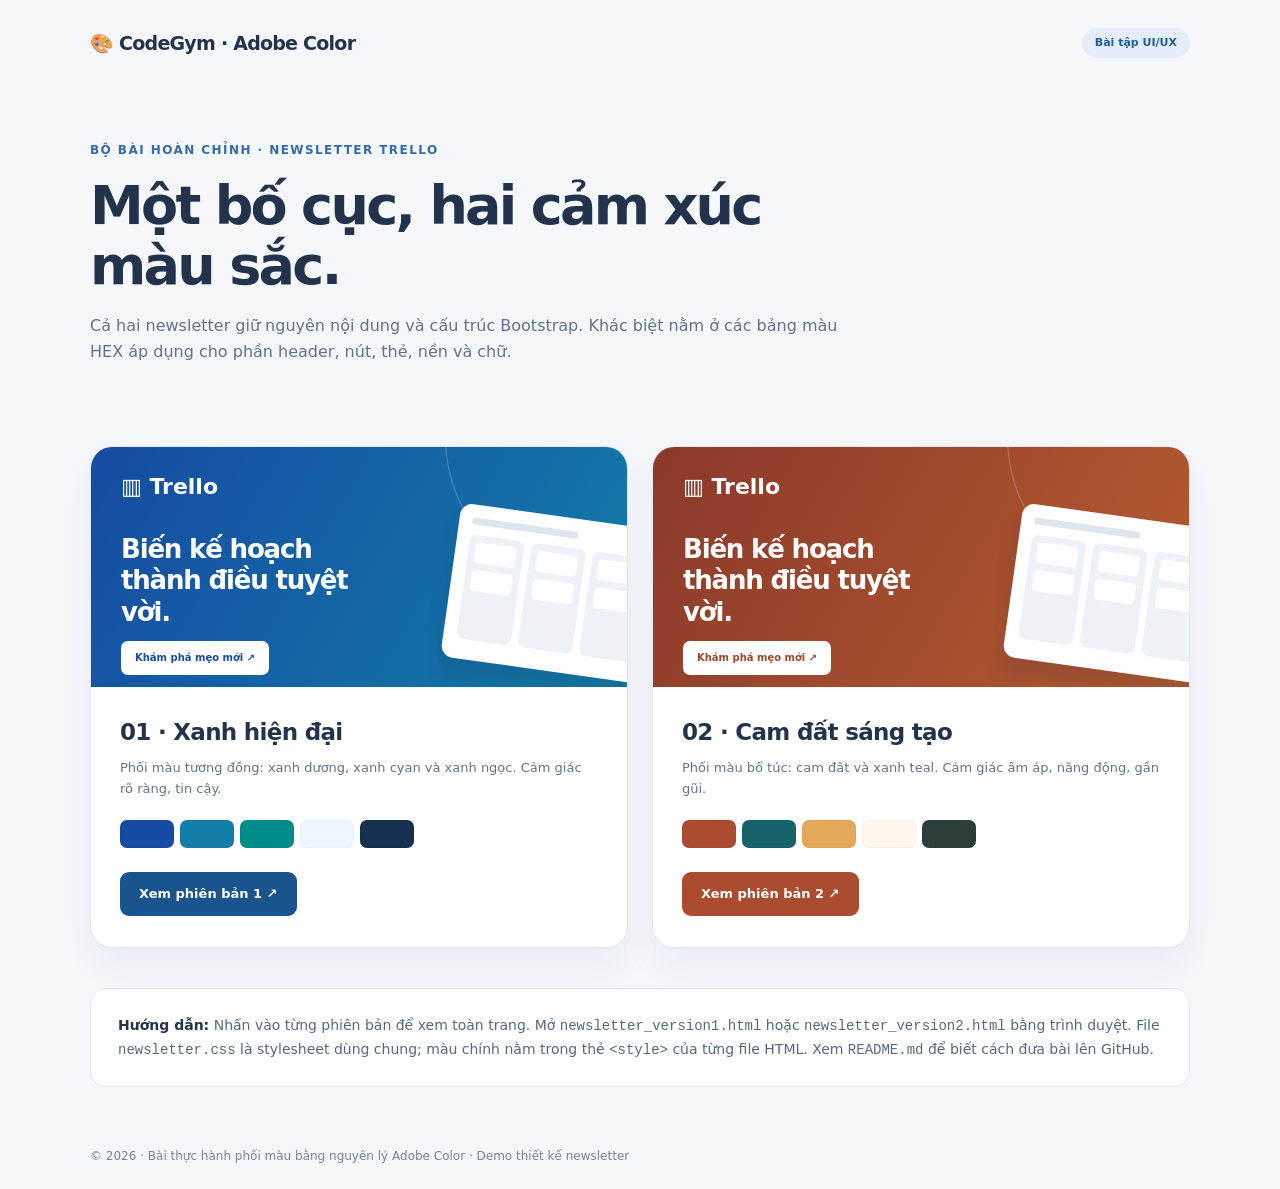
<file: index.html>
<!doctype html>
<html lang="vi"><head><meta charset="utf-8"><meta name="viewport" content="width=device-width, initial-scale=1">
<title>Bài tập Adobe Color · 2 bản Trello Newsletter</title>
<style>
*{box-sizing:border-box}body{margin:0;background:#F5F7FB;color:#23334B;font-family:Inter,ui-sans-serif,system-ui,-apple-system,"Segoe UI",sans-serif;line-height:1.6}a{color:inherit}
.wrap{width:min(100% - 32px,1100px);margin:auto}.nav{padding:28px 0;display:flex;align-items:center;justify-content:space-between;gap:12px}.logo{font-weight:850;font-size:19px;letter-spacing:-.04em}.chip{font-size:11px;border-radius:100px;background:#E6EDFA;color:#1C5F9B;padding:6px 13px;font-weight:800}.intro{padding:50px 0 36px}.eyebrow{text-transform:uppercase;letter-spacing:.12em;color:#356BA8;font-size:12px;font-weight:850}.intro h1{font-size:clamp(33px,5vw,54px);line-height:1.12;letter-spacing:-.05em;max-width:760px;margin:14px 0 16px}.intro p{max-width:760px;color:#60728B;font-size:16px}.cards{display:grid;grid-template-columns:repeat(2,minmax(0,1fr));gap:24px;margin:30px 0 40px}.card{overflow:hidden;background:#fff;border-radius:22px;border:1px solid #E0E7F0;box-shadow:0 18px 35px rgba(26,45,82,.055)}.sample{height:240px;padding:22px 30px;position:relative;overflow:hidden}.sample.blue{background:linear-gradient(120deg,#164BA3,#137EA8);color:#fff}.sample.warm{background:linear-gradient(120deg,#8B392A,#B75C32);color:#fff}.sample::after{content:'';width:300px;height:300px;position:absolute;border:1px solid #ffffff40;right:-120px;top:-160px;border-radius:50%}.sample-logo{font-weight:850;font-size:22px}.sample-hero{font-size:26px;font-weight:850;max-width:250px;line-height:1.2;letter-spacing:-.045em;margin:30px 0 13px}.fake-btn{display:inline-block;background:#fff;color:#164BA3;font-size:10px;font-weight:850;padding:9px 14px;border-radius:7px}.warm .fake-btn{color:#9C452B}.fake-board{position:absolute;right:-28px;bottom:16px;width:205px;height:155px;border-radius:12px;background:#fff;transform:rotate(8deg);box-shadow:0 17px 20px #13223E24;padding:13px}.fake-board>span{display:block;background:#DFE5ED;border-radius:5px;width:60%;height:7px;margin-bottom:10px}.board-cols{display:flex;gap:7px}.board-cols>span{flex:1;height:105px;background:#EEF1F6;border-radius:7px;padding:7px}.board-cols i{display:block;height:21px;border-radius:4px;background:white;margin-bottom:7px}.details{padding:27px 29px 31px}.details h2{font-size:23px;margin:0 0 7px;letter-spacing:-.03em}.details p{margin:0 0 20px;color:#61728A;font-size:13px;min-height:40px}.swatches{display:flex;gap:6px;margin-bottom:24px}.swatches span{height:28px;width:54px;border:1px solid #00000008;border-radius:7px}.go{display:inline-block;background:#1A548D;color:white;padding:12px 19px;border-radius:9px;font-weight:800;font-size:13px;text-decoration:none}.card:nth-child(2) .go{background:#A94C2F}.note{padding:25px 27px;background:white;border:1px solid #E0E7F0;border-radius:16px;color:#54677F;margin-bottom:60px;font-size:14px}.note strong{color:#23334B}footer{font-size:12px;color:#75849B;padding-bottom:25px}@media(max-width:740px){.cards{grid-template-columns:1fr}.sample{height:210px}.fake-board{right:-50px;transform:rotate(9deg) scale(.85)}.details p{min-height:0}.intro{padding-top:28px}}
</style></head><body>
<div class="wrap"><nav class="nav"><span class="logo">🎨 CodeGym · Adobe Color</span><span class="chip">Bài tập UI/UX</span></nav>
<header class="intro"><span class="eyebrow">Bộ bài hoàn chỉnh · Newsletter Trello</span><h1>Một bố cục, hai cảm xúc màu sắc.</h1><p>Cả hai newsletter giữ nguyên nội dung và cấu trúc Bootstrap. Khác biệt nằm ở các bảng màu HEX áp dụng cho phần header, nút, thẻ, nền và chữ.</p></header>
<main><div class="cards">
<article class="card"><div class="sample blue"><div class="sample-logo">▥ Trello</div><div class="sample-hero">Biến kế hoạch thành điều tuyệt vời.</div><span class="fake-btn">Khám phá mẹo mới ↗</span><div class="fake-board"><span></span><div class="board-cols"><span><i></i><i></i></span><span><i></i><i></i></span><span><i></i><i></i></span></div></div></div><div class="details"><h2>01 · Xanh hiện đại</h2><p>Phối màu tương đồng: xanh dương, xanh cyan và xanh ngọc. Cảm giác rõ ràng, tin cậy.</p><div class="swatches"><span style="background:#164BA3"></span><span style="background:#137EA8"></span><span style="background:#008C88"></span><span style="background:#EDF7FF"></span><span style="background:#15314F"></span></div><a class="go" href="newsletter_version1.html">Xem phiên bản 1 ↗</a></div></article>
<article class="card"><div class="sample warm"><div class="sample-logo">▥ Trello</div><div class="sample-hero">Biến kế hoạch thành điều tuyệt vời.</div><span class="fake-btn">Khám phá mẹo mới ↗</span><div class="fake-board"><span></span><div class="board-cols"><span><i></i><i></i></span><span><i></i><i></i></span><span><i></i><i></i></span></div></div></div><div class="details"><h2>02 · Cam đất sáng tạo</h2><p>Phối màu bổ túc: cam đất và xanh teal. Cảm giác ấm áp, năng động, gần gũi.</p><div class="swatches"><span style="background:#A94C2F"></span><span style="background:#16636A"></span><span style="background:#E4A85B"></span><span style="background:#FFF6EC"></span><span style="background:#2D3D3C"></span></div><a class="go" href="newsletter_version2.html">Xem phiên bản 2 ↗</a></div></article>
</div><section class="note"><strong>Hướng dẫn:</strong> Nhấn vào từng phiên bản để xem toàn trang. Mở <code>newsletter_version1.html</code> hoặc <code>newsletter_version2.html</code> bằng trình duyệt. File <code>newsletter.css</code> là stylesheet dùng chung; màu chính nằm trong thẻ <code>&lt;style&gt;</code> của từng file HTML. Xem <code>README.md</code> để biết cách đưa bài lên GitHub.</section></main><footer>© 2026 · Bài thực hành phối màu bằng nguyên lý Adobe Color · Demo thiết kế newsletter</footer></div>
</body></html>
</file>
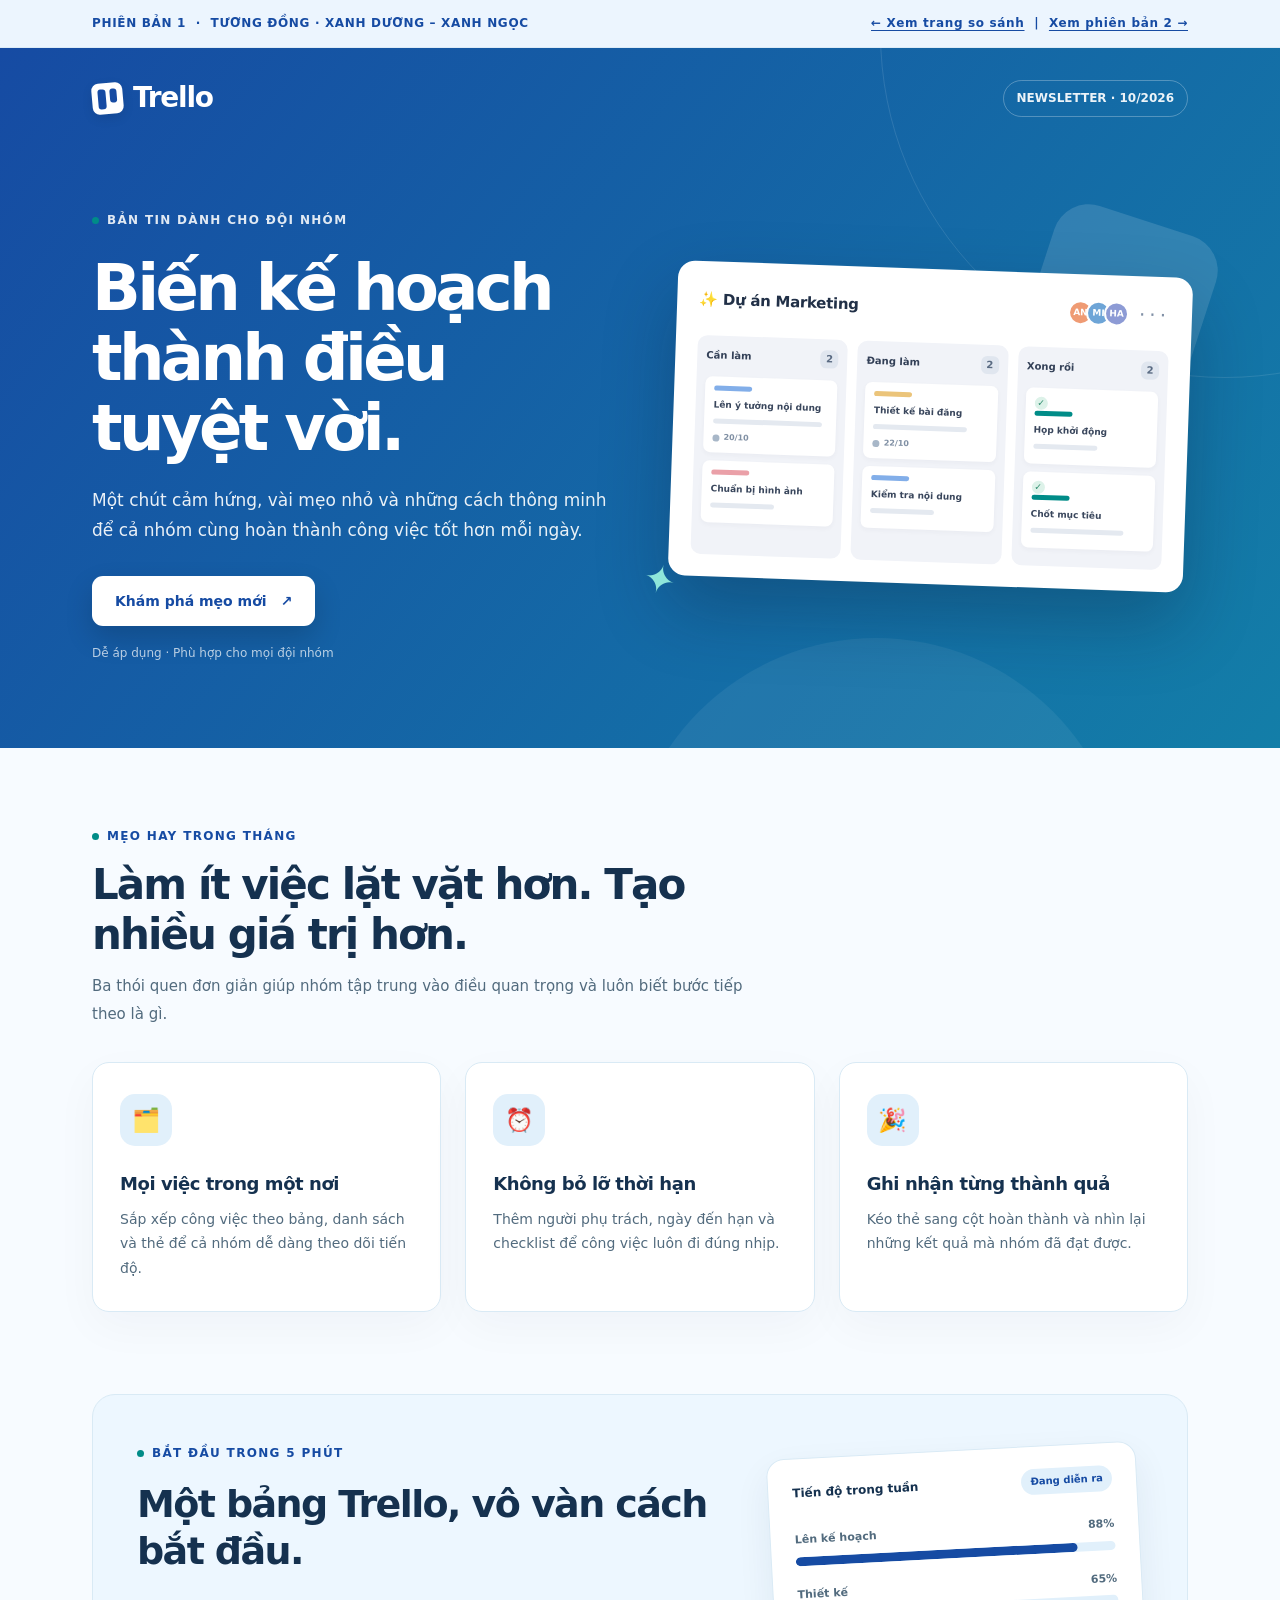
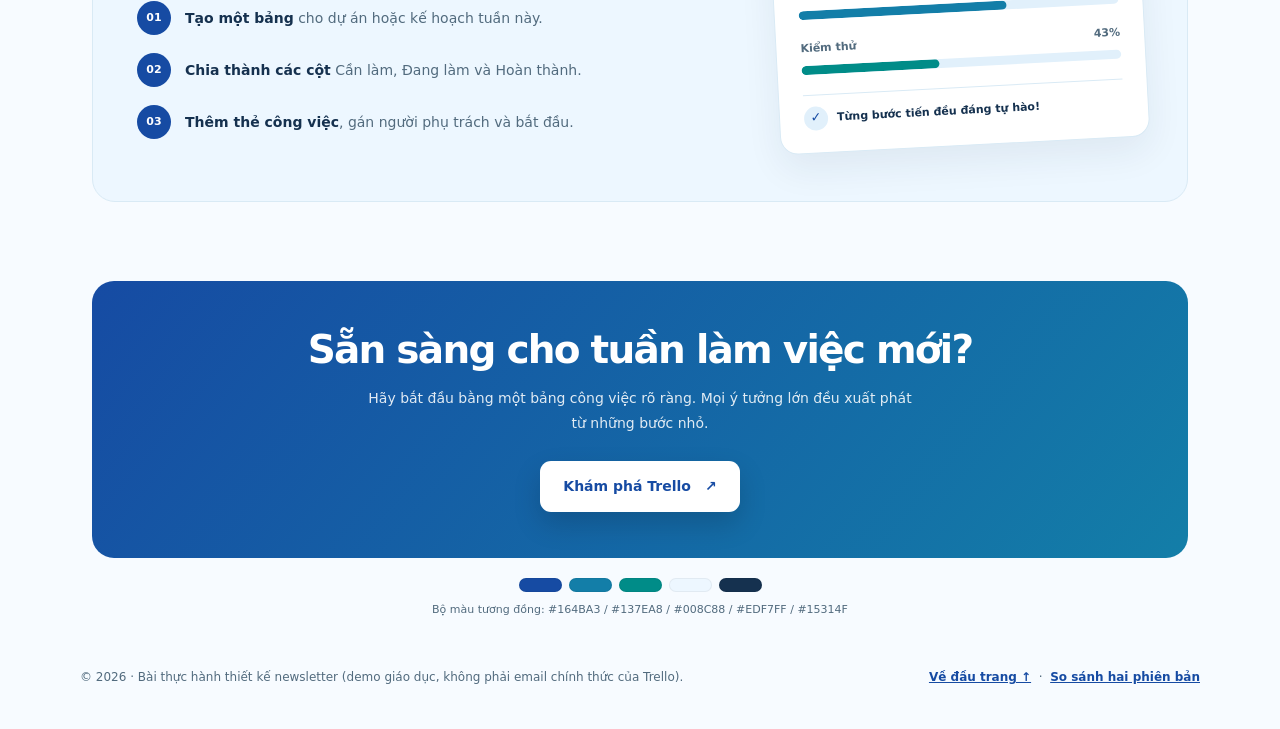
<file: newsletter_version1.html>
<!DOCTYPE html>
<html lang="vi">
<head>
  <meta charset="UTF-8">
  <meta name="viewport" content="width=device-width, initial-scale=1.0">
  <meta name="description" content="Bài tập phối màu Newsletter Trello với Adobe Color và Bootstrap — Phiên bản 1.">
  <title>Trello Newsletter | Phiên bản 1</title>
  <!-- Bootstrap 5.3.3 qua CDN; CSS tự viết vẫn hỗ trợ layout offline -->
  <link href="https://cdn.jsdelivr.net/npm/bootstrap@5.3.3/dist/css/bootstrap.min.css" rel="stylesheet">
  <link rel="stylesheet" href="newsletter.css">
  <style>
    /* ADOBE COLOR: Tương đồng · Xanh dương – xanh ngọc */
    /* Chỉ cần đổi các mã màu dưới đây để thay palette */
    :root {

        --primary: #164BA3;         /* Xanh dương chủ đạo */
        --secondary: #137EA8;       /* Xanh lam ngả cyan */
        --accent: #008C88;          /* Xanh ngọc — nhấn */
        --heading: #15314F;         /* Chữ tiêu đề */
        --text: #24384E;            /* Văn bản */
        --muted: #526B7E;           /* Mô tả */
        --page-bg: #F7FBFF;         /* Nền tổng */
        --soft-bg: #EDF7FF;         /* Nền phụ */
        --card-bg: #FFFFFF;
        --chip-bg: #E1F0FB;
        --border: #D9EAF5;
        --hero-from: #164BA3;
        --hero-to: #137EA8;
        --bright: #8EE6DA;
        --focus: #F9D370;
        --top-bg: #ECF5FE;
        --top-text: #164BA3;
        --top-border: #DCEBF7;
    }
  </style>
</head>
<body>
  <div class="preview-bar">
    <div class="container preview-bar-inner">
      <span>PHIÊN BẢN 1 &nbsp;·&nbsp; TƯƠNG ĐỒNG · XANH DƯƠNG – XANH NGỌC</span>
      <span><a href="index.html">← Xem trang so sánh</a> &nbsp;|&nbsp; <a href="newsletter_version2.html">Xem phiên bản 2 →</a></span>
    </div>
  </div>
  <header class="hero" id="dau-trang">
    <div class="container">
      <nav class="nav" aria-label="Điều hướng bản tin">
        <a class="brand" href="#dau-trang" aria-label="Trello — đầu trang"><span class="brand-symbol" aria-hidden="true"></span>Trello</a>
        <span class="nav-stamp">NEWSLETTER · 10/2026</span>
      </nav>
      <div class="row hero-grid">
        <div class="col-lg-6 hero-copy">
          <span class="eyebrow hero-eyebrow"><span class="eyebrow-dot"></span>Bản tin dành cho đội nhóm</span>
          <h1>Biến kế hoạch thành điều tuyệt vời.</h1>
          <p class="hero-lede">Một chút cảm hứng, vài mẹo nhỏ và những cách thông minh để cả nhóm cùng hoàn thành công việc tốt hơn mỗi ngày.</p>
          <a class="btn-cta btn-hero" href="#meo-hay">Khám phá mẹo mới <span aria-hidden="true">↗</span></a>
          <span class="hero-tiny">Dễ áp dụng · Phù hợp cho mọi đội nhóm</span>
        </div>
        <div class="col-lg-6">
          <div class="board-stage" aria-label="Minh họa bảng công việc Trello gồm ba cột">
            <div class="board">
              <div class="board-top"><strong class="board-title">✨ Dự án Marketing</strong>
                <div class="board-avatar-stack" aria-hidden="true"><span class="avatar">AN</span><span class="avatar">MI</span><span class="avatar">HA</span></div>
                <span class="board-kebab" aria-hidden="true">···</span>
              </div>
              <div class="board-columns">
                <div class="board-col">
                  <div class="board-col-name">Cần làm <span>2</span></div>
                  <div class="task"><span class="tag blue"></span>Lên ý tưởng nội dung<div class="task-line long"></div><div class="task-foot"><span class="small-dot"></span> 20/10</div></div>
                  <div class="task"><span class="tag pink"></span>Chuẩn bị hình ảnh<div class="task-line short"></div></div>
                </div>
                <div class="board-col">
                  <div class="board-col-name">Đang làm <span>2</span></div>
                  <div class="task"><span class="tag amber"></span>Thiết kế bài đăng<div class="task-line"></div><div class="task-foot"><span class="small-dot"></span> 22/10</div></div>
                  <div class="task"><span class="tag blue"></span>Kiểm tra nội dung<div class="task-line short"></div></div>
                </div>
                <div class="board-col">
                  <div class="board-col-name">Xong rồi <span>2</span></div>
                  <div class="task done"><span class="tag"></span>Họp khởi động<div class="task-line short"></div></div>
                  <div class="task done"><span class="tag"></span>Chốt mục tiêu<div class="task-line"></div></div>
                </div>
              </div>
            </div>
          </div>
        </div>
      </div>
    </div>
  </header>

  <main class="main-content">
    <section class="container" id="meo-hay" aria-labelledby="feature-heading">
      <div class="section-head">
        <span class="eyebrow section-eyebrow"><span class="eyebrow-dot"></span>Mẹo hay trong tháng</span>
        <h2 id="feature-heading">Làm ít việc lặt vặt hơn. Tạo nhiều giá trị hơn.</h2>
        <p>Ba thói quen đơn giản giúp nhóm tập trung vào điều quan trọng và luôn biết bước tiếp theo là gì.</p>
      </div>
      <div class="row feature-cards">
        <div class="col-md-4"><article class="feature-card h-100"><div class="icon-box" aria-hidden="true">🗂️</div><h3>Mọi việc trong một nơi</h3><p>Sắp xếp công việc theo bảng, danh sách và thẻ để cả nhóm dễ dàng theo dõi tiến độ.</p></article></div>
        <div class="col-md-4"><article class="feature-card h-100"><div class="icon-box" aria-hidden="true">⏰</div><h3>Không bỏ lỡ thời hạn</h3><p>Thêm người phụ trách, ngày đến hạn và checklist để công việc luôn đi đúng nhịp.</p></article></div>
        <div class="col-md-4"><article class="feature-card h-100"><div class="icon-box" aria-hidden="true">🎉</div><h3>Ghi nhận từng thành quả</h3><p>Kéo thẻ sang cột hoàn thành và nhìn lại những kết quả mà nhóm đã đạt được.</p></article></div>
      </div>
    </section>

    <section class="container" aria-labelledby="guide-heading">
      <div class="how-panel">
        <div class="row">
          <div class="col-lg-7">
            <span class="eyebrow section-eyebrow"><span class="eyebrow-dot"></span>Bắt đầu trong 5 phút</span>
            <h2 id="guide-heading">Một bảng Trello, vô vàn cách bắt đầu.</h2>
            <ol class="steps">
              <li><span class="step-number">01</span><span class="step-copy"><strong>Tạo một bảng</strong> cho dự án hoặc kế hoạch tuần này.</span></li>
              <li><span class="step-number">02</span><span class="step-copy"><strong>Chia thành các cột</strong> Cần làm, Đang làm và Hoàn thành.</span></li>
              <li><span class="step-number">03</span><span class="step-copy"><strong>Thêm thẻ công việc</strong>, gán người phụ trách và bắt đầu.</span></li>
            </ol>
          </div>
          <div class="col-lg-5">
            <div class="mini-screen" aria-label="Minh họa tiến độ công việc">
              <div class="mini-top"><span>Tiến độ trong tuần</span><span class="mini-pill">Đang diễn ra</span></div>
              <div class="progress-row"><div class="progress-label"><span>Lên kế hoạch</span><span>88%</span></div><div class="track"><div class="fill one"></div></div></div>
              <div class="progress-row"><div class="progress-label"><span>Thiết kế</span><span>65%</span></div><div class="track"><div class="fill two"></div></div></div>
              <div class="progress-row"><div class="progress-label"><span>Kiểm thử</span><span>43%</span></div><div class="track"><div class="fill three"></div></div></div>
              <div class="mini-summary"><span class="mini-check">✓</span><span>Từng bước tiến đều đáng tự hào!</span></div>
            </div>
          </div>
        </div>
      </div>
    </section>

    <section class="container" aria-labelledby="cta-heading">
      <div class="cta-panel">
        <h2 id="cta-heading">Sẵn sàng cho tuần làm việc mới?</h2>
        <p>Hãy bắt đầu bằng một bảng công việc rõ ràng. Mọi ý tưởng lớn đều xuất phát từ những bước nhỏ.</p>
        <a href="https://trello.com/" class="btn-cta btn-hero" target="_blank" rel="noopener noreferrer">Khám phá Trello <span aria-hidden="true">↗</span></a>
      </div>
      <div class="palette-bar" aria-label="Bảng màu sử dụng">
        <span class="palette-chip" style="background:#164BA3" title="#164BA3"></span>
        <span class="palette-chip" style="background:#137EA8" title="#137EA8"></span>
        <span class="palette-chip" style="background:#008C88" title="#008C88"></span>
        <span class="palette-chip" style="background:#EDF7FF" title="#EDF7FF"></span>
        <span class="palette-chip" style="background:#15314F" title="#15314F"></span>
      </div>
      <p class="palette-caption">Bộ màu tương đồng: #164BA3 / #137EA8 / #008C88 / #EDF7FF / #15314F</p>
    </section>
  </main>
  <footer class="container footer">
    <span>© 2026 · Bài thực hành thiết kế newsletter (demo giáo dục, không phải email chính thức của Trello).</span>
    <span><a href="#dau-trang">Về đầu trang ↑</a> &nbsp;·&nbsp; <a href="index.html">So sánh hai phiên bản</a></span>
  </footer>
</body>
</html>
</file>
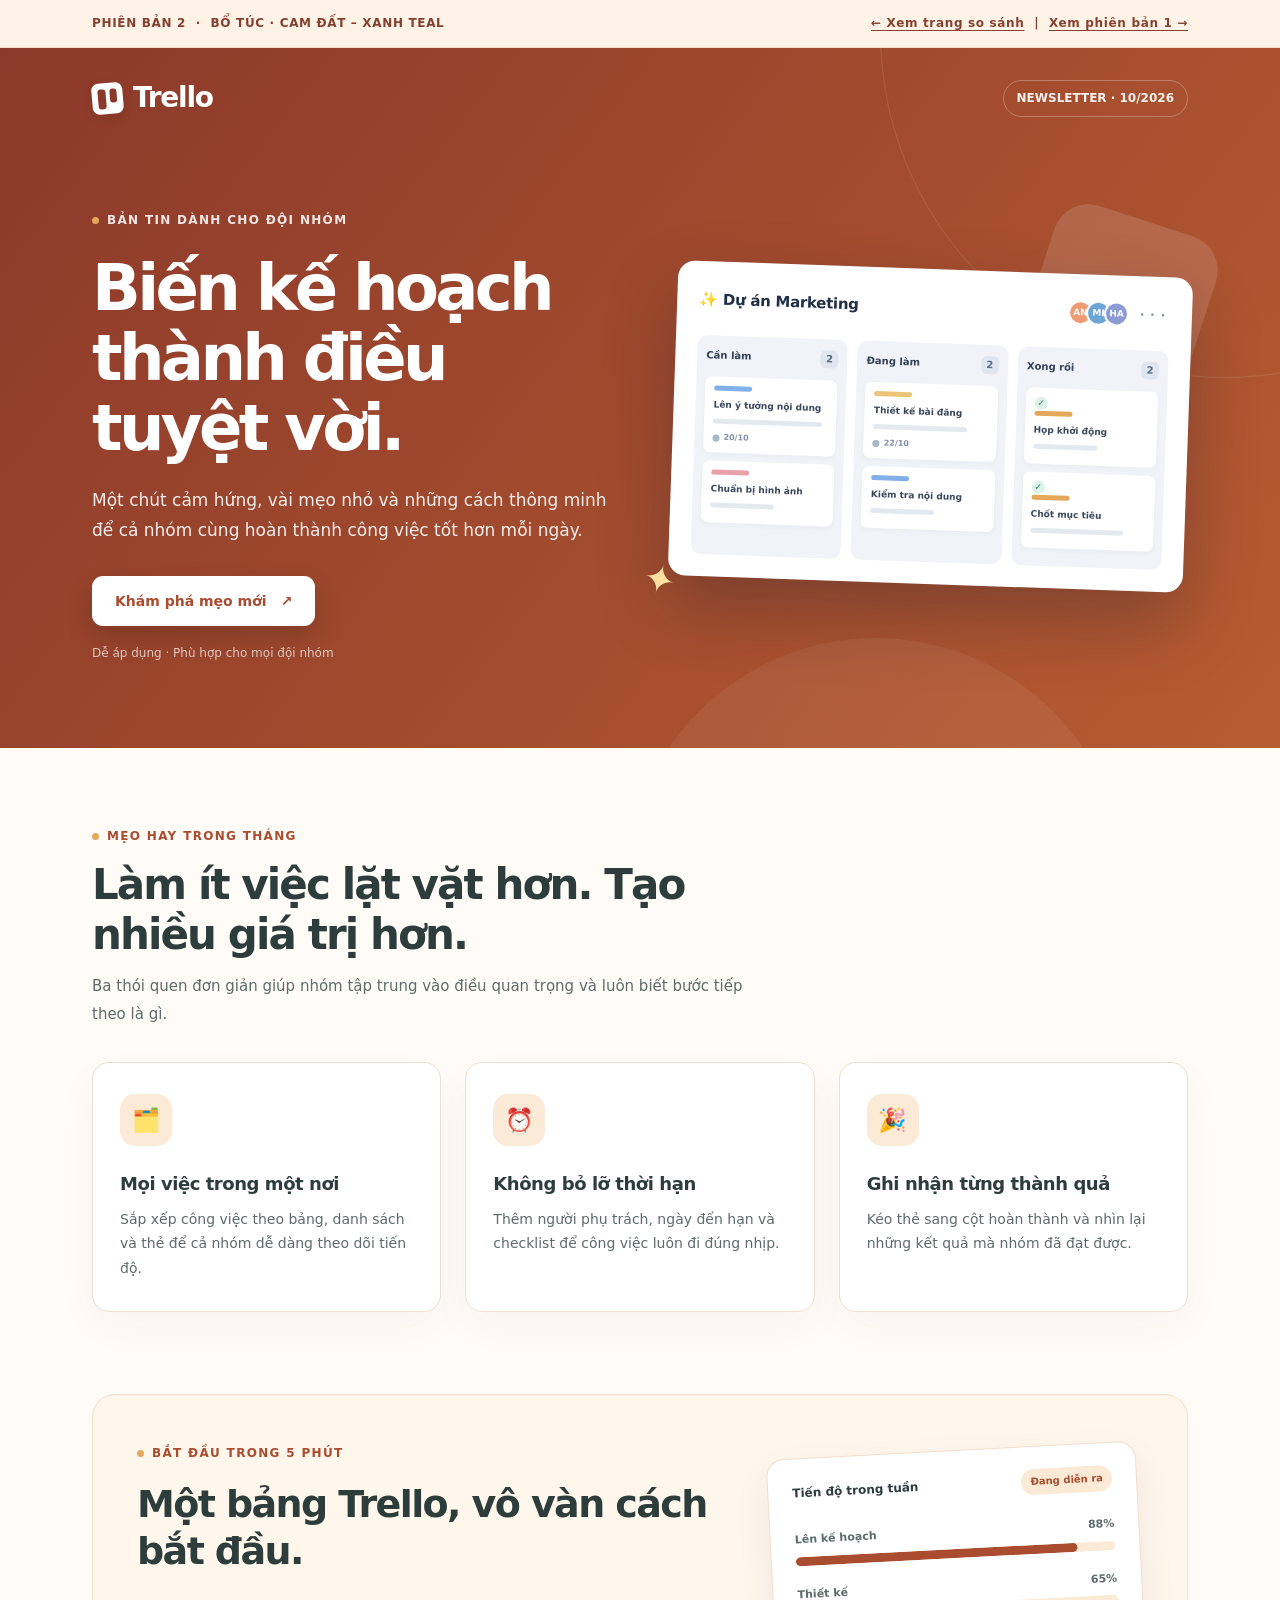
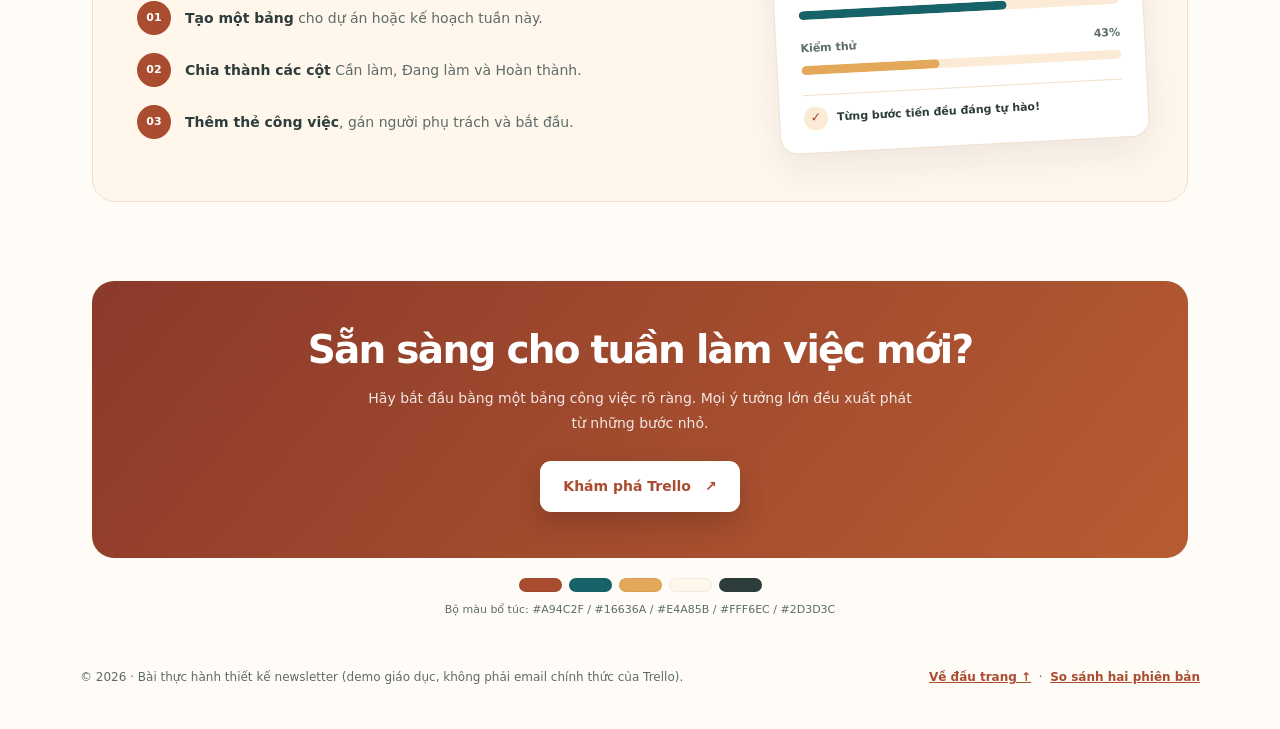
<file: newsletter_version2.html>
<!DOCTYPE html>
<html lang="vi">
<head>
  <meta charset="UTF-8">
  <meta name="viewport" content="width=device-width, initial-scale=1.0">
  <meta name="description" content="Bài tập phối màu Newsletter Trello với Adobe Color và Bootstrap — Phiên bản 2.">
  <title>Trello Newsletter | Phiên bản 2</title>
  <!-- Bootstrap 5.3.3 qua CDN; CSS tự viết vẫn hỗ trợ layout offline -->
  <link href="https://cdn.jsdelivr.net/npm/bootstrap@5.3.3/dist/css/bootstrap.min.css" rel="stylesheet">
  <link rel="stylesheet" href="newsletter.css">
  <style>
    /* ADOBE COLOR: Bổ túc · Cam đất – xanh teal */
    /* Chỉ cần đổi các mã màu dưới đây để thay palette */
    :root {

        --primary: #A94C2F;         /* Cam đất chủ đạo */
        --secondary: #16636A;       /* Xanh teal bổ túc */
        --accent: #E4A85B;          /* Vàng cam — nhấn */
        --heading: #2D3D3C;         /* Chữ tiêu đề */
        --text: #3A4544;            /* Văn bản */
        --muted: #5D6C69;           /* Mô tả */
        --page-bg: #FFFCF8;         /* Nền tổng */
        --soft-bg: #FFF6EC;         /* Nền phụ */
        --card-bg: #FFFFFF;
        --chip-bg: #FBEAD5;
        --border: #F0DFCD;
        --hero-from: #8B392A;
        --hero-to: #B75C32;
        --bright: #FCE0A2;
        --focus: #16636A;
        --top-bg: #FFF3E8;
        --top-text: #86402F;
        --top-border: #F3DCCA;
    }
  </style>
</head>
<body>
  <div class="preview-bar">
    <div class="container preview-bar-inner">
      <span>PHIÊN BẢN 2 &nbsp;·&nbsp; BỔ TÚC · CAM ĐẤT – XANH TEAL</span>
      <span><a href="index.html">← Xem trang so sánh</a> &nbsp;|&nbsp; <a href="newsletter_version1.html">Xem phiên bản 1 →</a></span>
    </div>
  </div>
  <header class="hero" id="dau-trang">
    <div class="container">
      <nav class="nav" aria-label="Điều hướng bản tin">
        <a class="brand" href="#dau-trang" aria-label="Trello — đầu trang"><span class="brand-symbol" aria-hidden="true"></span>Trello</a>
        <span class="nav-stamp">NEWSLETTER · 10/2026</span>
      </nav>
      <div class="row hero-grid">
        <div class="col-lg-6 hero-copy">
          <span class="eyebrow hero-eyebrow"><span class="eyebrow-dot"></span>Bản tin dành cho đội nhóm</span>
          <h1>Biến kế hoạch thành điều tuyệt vời.</h1>
          <p class="hero-lede">Một chút cảm hứng, vài mẹo nhỏ và những cách thông minh để cả nhóm cùng hoàn thành công việc tốt hơn mỗi ngày.</p>
          <a class="btn-cta btn-hero" href="#meo-hay">Khám phá mẹo mới <span aria-hidden="true">↗</span></a>
          <span class="hero-tiny">Dễ áp dụng · Phù hợp cho mọi đội nhóm</span>
        </div>
        <div class="col-lg-6">
          <div class="board-stage" aria-label="Minh họa bảng công việc Trello gồm ba cột">
            <div class="board">
              <div class="board-top"><strong class="board-title">✨ Dự án Marketing</strong>
                <div class="board-avatar-stack" aria-hidden="true"><span class="avatar">AN</span><span class="avatar">MI</span><span class="avatar">HA</span></div>
                <span class="board-kebab" aria-hidden="true">···</span>
              </div>
              <div class="board-columns">
                <div class="board-col">
                  <div class="board-col-name">Cần làm <span>2</span></div>
                  <div class="task"><span class="tag blue"></span>Lên ý tưởng nội dung<div class="task-line long"></div><div class="task-foot"><span class="small-dot"></span> 20/10</div></div>
                  <div class="task"><span class="tag pink"></span>Chuẩn bị hình ảnh<div class="task-line short"></div></div>
                </div>
                <div class="board-col">
                  <div class="board-col-name">Đang làm <span>2</span></div>
                  <div class="task"><span class="tag amber"></span>Thiết kế bài đăng<div class="task-line"></div><div class="task-foot"><span class="small-dot"></span> 22/10</div></div>
                  <div class="task"><span class="tag blue"></span>Kiểm tra nội dung<div class="task-line short"></div></div>
                </div>
                <div class="board-col">
                  <div class="board-col-name">Xong rồi <span>2</span></div>
                  <div class="task done"><span class="tag"></span>Họp khởi động<div class="task-line short"></div></div>
                  <div class="task done"><span class="tag"></span>Chốt mục tiêu<div class="task-line"></div></div>
                </div>
              </div>
            </div>
          </div>
        </div>
      </div>
    </div>
  </header>

  <main class="main-content">
    <section class="container" id="meo-hay" aria-labelledby="feature-heading">
      <div class="section-head">
        <span class="eyebrow section-eyebrow"><span class="eyebrow-dot"></span>Mẹo hay trong tháng</span>
        <h2 id="feature-heading">Làm ít việc lặt vặt hơn. Tạo nhiều giá trị hơn.</h2>
        <p>Ba thói quen đơn giản giúp nhóm tập trung vào điều quan trọng và luôn biết bước tiếp theo là gì.</p>
      </div>
      <div class="row feature-cards">
        <div class="col-md-4"><article class="feature-card h-100"><div class="icon-box" aria-hidden="true">🗂️</div><h3>Mọi việc trong một nơi</h3><p>Sắp xếp công việc theo bảng, danh sách và thẻ để cả nhóm dễ dàng theo dõi tiến độ.</p></article></div>
        <div class="col-md-4"><article class="feature-card h-100"><div class="icon-box" aria-hidden="true">⏰</div><h3>Không bỏ lỡ thời hạn</h3><p>Thêm người phụ trách, ngày đến hạn và checklist để công việc luôn đi đúng nhịp.</p></article></div>
        <div class="col-md-4"><article class="feature-card h-100"><div class="icon-box" aria-hidden="true">🎉</div><h3>Ghi nhận từng thành quả</h3><p>Kéo thẻ sang cột hoàn thành và nhìn lại những kết quả mà nhóm đã đạt được.</p></article></div>
      </div>
    </section>

    <section class="container" aria-labelledby="guide-heading">
      <div class="how-panel">
        <div class="row">
          <div class="col-lg-7">
            <span class="eyebrow section-eyebrow"><span class="eyebrow-dot"></span>Bắt đầu trong 5 phút</span>
            <h2 id="guide-heading">Một bảng Trello, vô vàn cách bắt đầu.</h2>
            <ol class="steps">
              <li><span class="step-number">01</span><span class="step-copy"><strong>Tạo một bảng</strong> cho dự án hoặc kế hoạch tuần này.</span></li>
              <li><span class="step-number">02</span><span class="step-copy"><strong>Chia thành các cột</strong> Cần làm, Đang làm và Hoàn thành.</span></li>
              <li><span class="step-number">03</span><span class="step-copy"><strong>Thêm thẻ công việc</strong>, gán người phụ trách và bắt đầu.</span></li>
            </ol>
          </div>
          <div class="col-lg-5">
            <div class="mini-screen" aria-label="Minh họa tiến độ công việc">
              <div class="mini-top"><span>Tiến độ trong tuần</span><span class="mini-pill">Đang diễn ra</span></div>
              <div class="progress-row"><div class="progress-label"><span>Lên kế hoạch</span><span>88%</span></div><div class="track"><div class="fill one"></div></div></div>
              <div class="progress-row"><div class="progress-label"><span>Thiết kế</span><span>65%</span></div><div class="track"><div class="fill two"></div></div></div>
              <div class="progress-row"><div class="progress-label"><span>Kiểm thử</span><span>43%</span></div><div class="track"><div class="fill three"></div></div></div>
              <div class="mini-summary"><span class="mini-check">✓</span><span>Từng bước tiến đều đáng tự hào!</span></div>
            </div>
          </div>
        </div>
      </div>
    </section>

    <section class="container" aria-labelledby="cta-heading">
      <div class="cta-panel">
        <h2 id="cta-heading">Sẵn sàng cho tuần làm việc mới?</h2>
        <p>Hãy bắt đầu bằng một bảng công việc rõ ràng. Mọi ý tưởng lớn đều xuất phát từ những bước nhỏ.</p>
        <a href="https://trello.com/" class="btn-cta btn-hero" target="_blank" rel="noopener noreferrer">Khám phá Trello <span aria-hidden="true">↗</span></a>
      </div>
      <div class="palette-bar" aria-label="Bảng màu sử dụng">
        <span class="palette-chip" style="background:#A94C2F" title="#A94C2F"></span>
        <span class="palette-chip" style="background:#16636A" title="#16636A"></span>
        <span class="palette-chip" style="background:#E4A85B" title="#E4A85B"></span>
        <span class="palette-chip" style="background:#FFF6EC" title="#FFF6EC"></span>
        <span class="palette-chip" style="background:#2D3D3C" title="#2D3D3C"></span>
      </div>
      <p class="palette-caption">Bộ màu bổ túc: #A94C2F / #16636A / #E4A85B / #FFF6EC / #2D3D3C</p>
    </section>
  </main>
  <footer class="container footer">
    <span>© 2026 · Bài thực hành thiết kế newsletter (demo giáo dục, không phải email chính thức của Trello).</span>
    <span><a href="#dau-trang">Về đầu trang ↑</a> &nbsp;·&nbsp; <a href="index.html">So sánh hai phiên bản</a></span>
  </footer>
</body>
</html>
</file>
<file: newsletter.css>
/*
 * Bài tập CodeGym — Trello Newsletter / Adobe Color
 * Tập trung phối màu: giữ nguyên cấu trúc, bố cục và nội dung giữa hai bản.
 * Chỉ cần đổi 8 biến màu trong <style> tại mỗi file HTML.
 * Bootstrap 5.3.3 dùng cho grid/utility, CSS bên dưới có fallback khi offline.
 */
:root { font-family: Inter, ui-sans-serif, system-ui, -apple-system, BlinkMacSystemFont, "Segoe UI", sans-serif; }
* { box-sizing: border-box; }
html { scroll-behavior: smooth; }
body { margin: 0; background: var(--page-bg); color: var(--text); font-family: Inter, ui-sans-serif, system-ui, -apple-system, BlinkMacSystemFont, "Segoe UI", sans-serif; line-height: 1.6; }
a { color: inherit; }
.container { width: min(100% - 32px, 1120px); margin-inline: auto; }
.row { display: flex; flex-wrap: wrap; margin-inline: -12px; }
.row > * { padding-inline: 12px; }
.col-lg-6, .col-md-4, .col-lg-7, .col-lg-5, .col-md-6 { width: 100%; }
.d-flex { display: flex!important; }
.align-items-center { align-items: center!important; }
.justify-content-between { justify-content: space-between!important; }
.h-100 { height: 100%!important; }
.mb-0 { margin-bottom: 0!important; }
.text-center { text-align: center!important; }
@media (min-width:768px) { .col-md-4{width:33.333%} .col-md-6{width:50%} }
@media (min-width:992px) { .col-lg-5{width:41.666%} .col-lg-6{width:50%} .col-lg-7{width:58.333%} }
button, a { -webkit-tap-highlight-color: transparent; }
a:focus-visible { outline: 3px solid var(--focus); outline-offset: 3px; }

/* Thanh chuyển giữa hai bài làm */
.preview-bar { background: var(--top-bg); color: var(--top-text); border-bottom: 1px solid var(--top-border); }
.preview-bar-inner { min-height: 47px; display: flex; flex-wrap: wrap; align-items: center; justify-content: space-between; gap: 7px 18px; padding-block: 10px; font-size: 12px; font-weight: 800; letter-spacing: .055em; }
.preview-bar a { color: var(--top-text); font-weight: 800; text-decoration: underline; text-underline-offset: 3px; }

/* Hero */
.hero { position: relative; isolation: isolate; overflow: hidden; color: #fff; background: linear-gradient(128deg, var(--hero-from), var(--hero-to)); }
.hero::before { content: ''; position: absolute; z-index: -1; border: 1px solid rgba(255,255,255,.11); width: 690px; height: 690px; right: -290px; top: -360px; border-radius: 50%; }
.hero::after { content: ''; position: absolute; z-index: -1; width: 500px; height: 500px; right: 12%; bottom: -390px; border-radius: 50%; background: rgba(255,255,255,.06); }
.nav { display: flex; align-items: center; justify-content: space-between; padding-top: 28px; padding-bottom: 4px; }
.brand { display: flex; align-items: center; gap: 10px; color: #fff; font-weight: 850; font-size: 28px; letter-spacing: -.045em; text-decoration: none; }
.brand-symbol { display: inline-flex; width: 31px; height: 31px; background: #fff; border-radius: 7px; padding: 6px; gap: 4px; transform: rotate(-5deg); box-shadow: 0 4px 12px rgba(0,0,0,.09); }
.brand-symbol::before, .brand-symbol::after { content: ''; display: block; width: 8px; border-radius: 3px; background: var(--hero-from); }
.brand-symbol::before { height: 20px; } .brand-symbol::after { height: 14px; }
.nav-stamp { font-size: 12px; font-weight: 800; color: rgba(255,255,255,.92); border: 1px solid rgba(255,255,255,.27); padding: 8px 13px; border-radius: 100px; white-space: nowrap; }
.hero-grid { padding-top: 66px; padding-bottom: 85px; align-items: center; }
.hero-copy { padding-top: 15px; }
.eyebrow { display: inline-flex; gap: 8px; align-items: center; font-weight: 800; font-size: 12px; letter-spacing: .11em; text-transform: uppercase; }
.hero-eyebrow { color: rgba(255,255,255,.87); }
.eyebrow-dot { display: inline-block; width: 7px; height: 7px; border-radius: 50%; background: var(--accent); }
h1,h2,h3,p { margin-top: 0; }
.hero h1 { margin: 23px 0 21px; max-width: 620px; font-size: clamp(39px, 5vw, 65px); font-weight: 850; letter-spacing: -.057em; line-height: 1.09; }
.hero-lede { font-size: 17px; max-width: 520px; line-height: 1.8; color: rgba(255,255,255,.91); margin-bottom: 30px; }
.btn-cta { display: inline-flex; align-items: center; justify-content: center; gap: 14px; min-height: 50px; padding: 12px 21px; border: 2px solid transparent; border-radius: 11px; font-weight: 800; font-size: 14px; text-decoration: none; transition: transform .17s, box-shadow .17s, background .17s; }
.btn-cta:hover { transform: translateY(-2px); }
.btn-hero { background: #fff; color: var(--primary); box-shadow: 0 12px 28px rgba(0,0,0,.16); }
.btn-hero:hover { background: var(--soft-bg); color: var(--primary); }
.hero-tiny { display: block; color: rgba(255,255,255,.7); font-size: 12px; margin-top: 18px; }

/* Board illustration made with CSS; no images needed */
.board-stage { position: relative; padding: 18px 0 20px 14px; }
.board-stage::before { content: ''; width: 170px; height: 170px; position: absolute; z-index: 0; top: -34px; right: -17px; border-radius: 36px; transform: rotate(18deg); background: rgba(255,255,255,.13); }
.board-stage::after { content: '✦'; position: absolute; z-index: 2; font-size: 39px; color: var(--bright); bottom: -8px; left: -9px; transform: rotate(16deg); }
.board { position: relative; z-index: 1; transform: rotate(2deg); background: #ffffff; color: #213047; border-radius: 17px; box-shadow: 0 32px 70px rgba(11,21,44,.27); padding: 22px; max-width: 515px; margin-left: auto; }
.board-top { display: flex; align-items: center; justify-content: space-between; gap: 10px; margin-bottom: 20px; }
.board-title { font-weight: 800; font-size: 15px; letter-spacing: -.02em; }
.board-kebab { color:#8090A6; font-size:20px; letter-spacing:4px; }
.board-avatar-stack { display:flex; align-items:center; margin-left:auto; padding-left:9px; }
.avatar { width:25px; height:25px; margin-left:-7px; border-radius:50%; border:2px solid #fff; display:grid; place-items:center; color:#fff; font-size:9px; font-weight:800; }
.avatar:nth-child(1){background:#EF9B74}.avatar:nth-child(2){background:#6EA5D7}.avatar:nth-child(3){background:#8D9BD5}
.board-columns { display:grid; grid-template-columns: repeat(3,minmax(0,1fr)); gap: 10px; }
.board-col { background: #F1F3F8; border-radius:10px; padding:11px 9px 10px; min-height:211px; }
.board-col-name { display:flex; align-items:center; justify-content:space-between; gap:4px; color:#334057; font-size:10px; font-weight:800; margin-bottom:12px; }
.board-col-name span { display:inline-grid; place-items:center; background:#E0E6EF; color:#596A82; border-radius:6px; width:18px;height:18px; font-size:10px; }
.task { background:#fff; box-shadow:0 2px 5px rgba(40,56,85,.04); border-radius:7px; padding:9px; margin-bottom:8px; font-size:9px; line-height:1.55; font-weight:750; color:#39465C; }
.task-line { height:5px; border-radius:4px; background:#E4E9F0; margin:6px 0; width:82%; }
.task-line.short{width:56%}.task-line.long{width:95%}
.tag { height:5px; display:block; border-radius:5px; width:38px; margin-bottom:8px; background:var(--accent); }
.tag.pink{background:#EAA0A8}.tag.blue{background:#82AEE9}.tag.amber{background:#EBC47A}
.task.done::before { content:'✓'; display:inline-grid; place-items:center; background:#DDF2E9; color:#2D8C6D; margin-right:4px; border-radius:50%; height:13px; width:13px; font-size:9px; }
.task-foot { margin-top:8px; display:flex; align-items:center; gap:4px; font-size:8px; color:#8090A4; }
.small-dot {display:block;width:7px;height:7px;border-radius:50%;background:#A8B7C8}

/* Main content */
.main-content { padding: 74px 0 0; }
.section-eyebrow { color: var(--primary); }
.section-head { max-width: 660px; margin-bottom: 34px; }
.section-head h2 { color: var(--heading); font-size: clamp(29px,3.7vw,42px); font-weight:850; line-height:1.2; letter-spacing:-.045em; margin:12px 0 12px; }
.section-head p { color: var(--muted); font-size: 15px; line-height:1.85; }
.feature-cards { margin-bottom: 82px; gap: 24px 0; }
.feature-card { height:100%; padding:31px 27px; border:1px solid var(--border); border-radius:17px; background:var(--card-bg); box-shadow:0 15px 45px rgba(26,35,60,.035); transition:transform .2s, box-shadow .2s; }
.feature-card:hover { transform:translateY(-4px); box-shadow:0 22px 45px rgba(26,35,60,.09); }
.icon-box { display:grid; place-items:center; width:52px; height:52px; margin-bottom:26px; border-radius:15px; background:var(--chip-bg); font-size:23px; }
.feature-card h3 { color:var(--heading);font-size:18px;letter-spacing:-.025em;font-weight:820;line-height:1.35;margin-bottom:10px; }
.feature-card p { color:var(--muted);margin:0;font-size:14px;line-height:1.75; }

/* How-to section */
.how-panel { background: var(--soft-bg); border:1px solid var(--border); padding: 44px; border-radius: 23px; margin-bottom: 79px; overflow:hidden; }
.how-panel .row { align-items:center; }
.how-panel h2 { color:var(--heading); font-size:clamp(26px,3.6vw,38px); line-height:1.25; font-weight:850; letter-spacing:-.042em; margin:16px 0 25px; }
.steps { margin:0; padding:0; list-style:none; }
.steps li { display:flex; gap:14px; margin:0 0 18px; font-size:14px; color:var(--muted); }
.steps strong { color:var(--heading); }
.step-number { flex:none; width:34px;height:34px; border-radius:50%;display:grid;place-items:center; background:var(--primary);color:#fff;font-size:11px;font-weight:850; }
.step-copy { padding-top:6px; }
.mini-screen { background:var(--card-bg); border:1px solid var(--border); border-radius:18px; box-shadow:0 15px 36px rgba(30,49,77,.07); padding:22px 24px; max-width:370px; margin-left:auto; transform:rotate(-3deg); }
.mini-top { display:flex; justify-content:space-between; align-items:center; gap:8px; margin-bottom:24px; font-size:12px; font-weight:850; color:var(--heading); }
.mini-pill { font-size:10px; font-weight:800; color:var(--primary); background:var(--chip-bg);padding:5px 9px;border-radius:100px; }
.progress-row { margin-bottom:20px; }
.progress-label { display:flex;justify-content:space-between;color:var(--muted);font-size:11px;font-weight:700;margin-bottom:8px; }
.track { height:9px; background:var(--chip-bg);border-radius:20px;overflow:hidden; }
.fill { height:100%;border-radius:20px;background:var(--primary); }
.fill.two { width:65%; background:var(--secondary); }.fill.one{width:88%}.fill.three{width:43%;background:var(--accent)}
.mini-summary { display:flex;align-items:center;gap:9px;padding:11px 0 0;border-top:1px solid var(--border);color:var(--heading);font-size:11px;font-weight:800; }
.mini-check { width:24px;height:24px;display:grid;place-items:center;background:var(--chip-bg);color:var(--primary);border-radius:50%;font-size:13px; }

/* Bottom CTA + footer */
.cta-panel { background:linear-gradient(130deg,var(--hero-from),var(--hero-to)); border-radius:22px; padding:46px 24px; text-align:center; color:#fff; }
.cta-panel h2 { font-size:clamp(27px,3.5vw,39px);letter-spacing:-.045em;line-height:1.2;font-weight:850;margin:0 0 13px; }
.cta-panel p { color:rgba(255,255,255,.87); max-width:560px;margin:0 auto 26px;font-size:14px;line-height:1.75; }
.footer { padding:34px 0 41px;display:flex;justify-content:space-between;flex-wrap:wrap;gap:12px; color:var(--muted);font-size:12px; }
.footer a { color:var(--primary);font-weight:800; }
.palette-bar { display:flex; justify-content:center; gap:7px; align-items:center; margin-top:20px; }
.palette-chip { display:block; height:14px; width:43px; border-radius:99px; border:1px solid rgba(0,0,0,.05); }
.palette-caption {margin-top:9px;color:var(--muted);font-size:11px;text-align:center;}

@media (max-width: 991px){.hero-grid{padding-top:43px;padding-bottom:67px;gap:35px 0}.board-stage{max-width:630px;margin-inline:auto}.board{max-width:590px}.mini-screen{margin:20px auto 0}.how-panel{padding:34px}}
@media (max-width: 575px) {
 .container {width:min(100% - 28px,1120px)}
 .preview-bar-inner{font-size:10px}
 .nav{padding-top:20px}.brand{font-size:24px}.nav-stamp{font-size:10px;padding:7px 9px}
 .hero-grid{padding-top:35px;padding-bottom:55px}
 .hero h1{font-size:40px;margin:17px 0}.hero-lede{font-size:15px;line-height:1.75}
 .board-stage{padding:15px 0 15px 0}.board{padding:13px;border-radius:14px;transform:rotate(1deg)}
 .board-columns{gap:6px}.board-col{padding:8px 5px;min-height:180px}.task{padding:6px}.board-top{margin-bottom:11px}.board-title{font-size:12px}.board-col-name{font-size:8px}
 .main-content{padding-top:52px}.section-head{margin-bottom:24px}.feature-cards{margin-bottom:53px}.feature-card{padding:26px}
 .how-panel{padding:27px 23px; margin-bottom:54px}.mini-screen{padding:20px;transform:none}.cta-panel{padding:38px 20px}
 .footer{padding-bottom:30px}
}
@media (prefers-reduced-motion:reduce){html{scroll-behavior:auto}.btn-cta,.feature-card{transition:none}}
</file>
